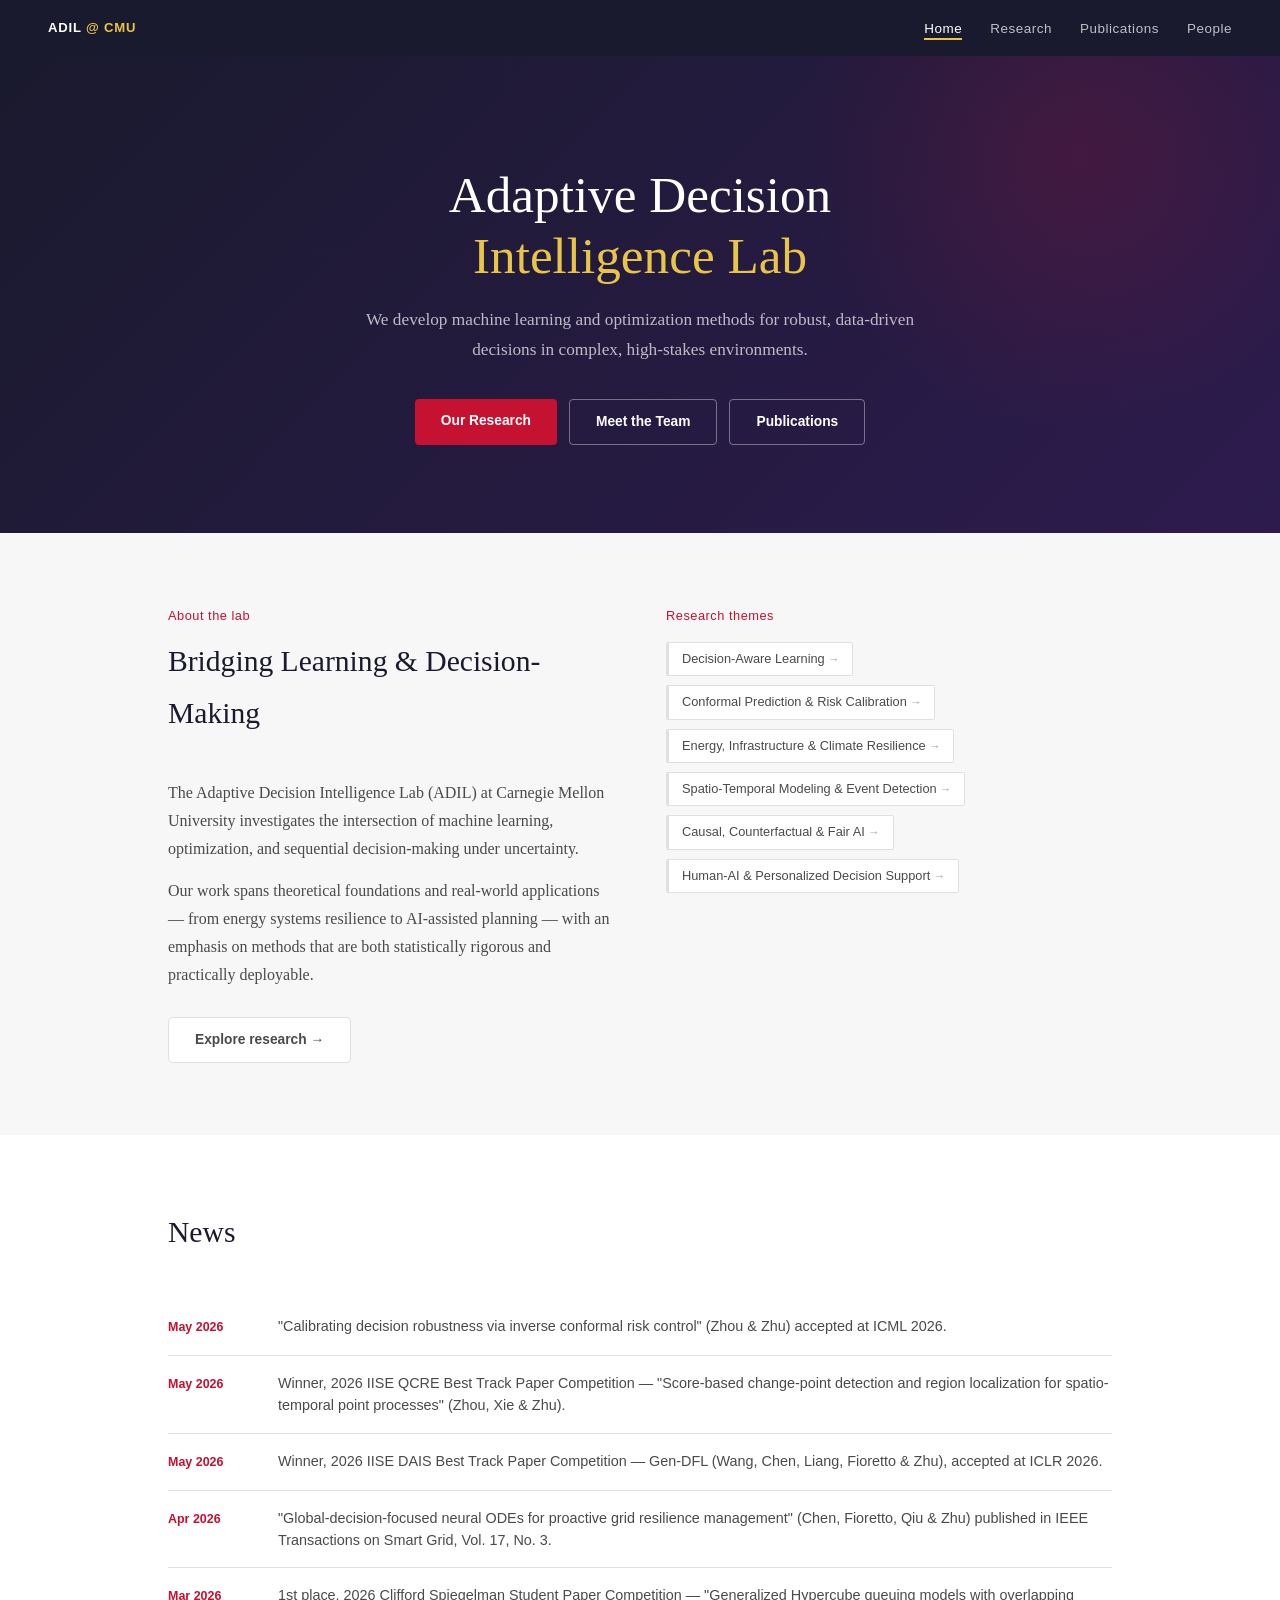
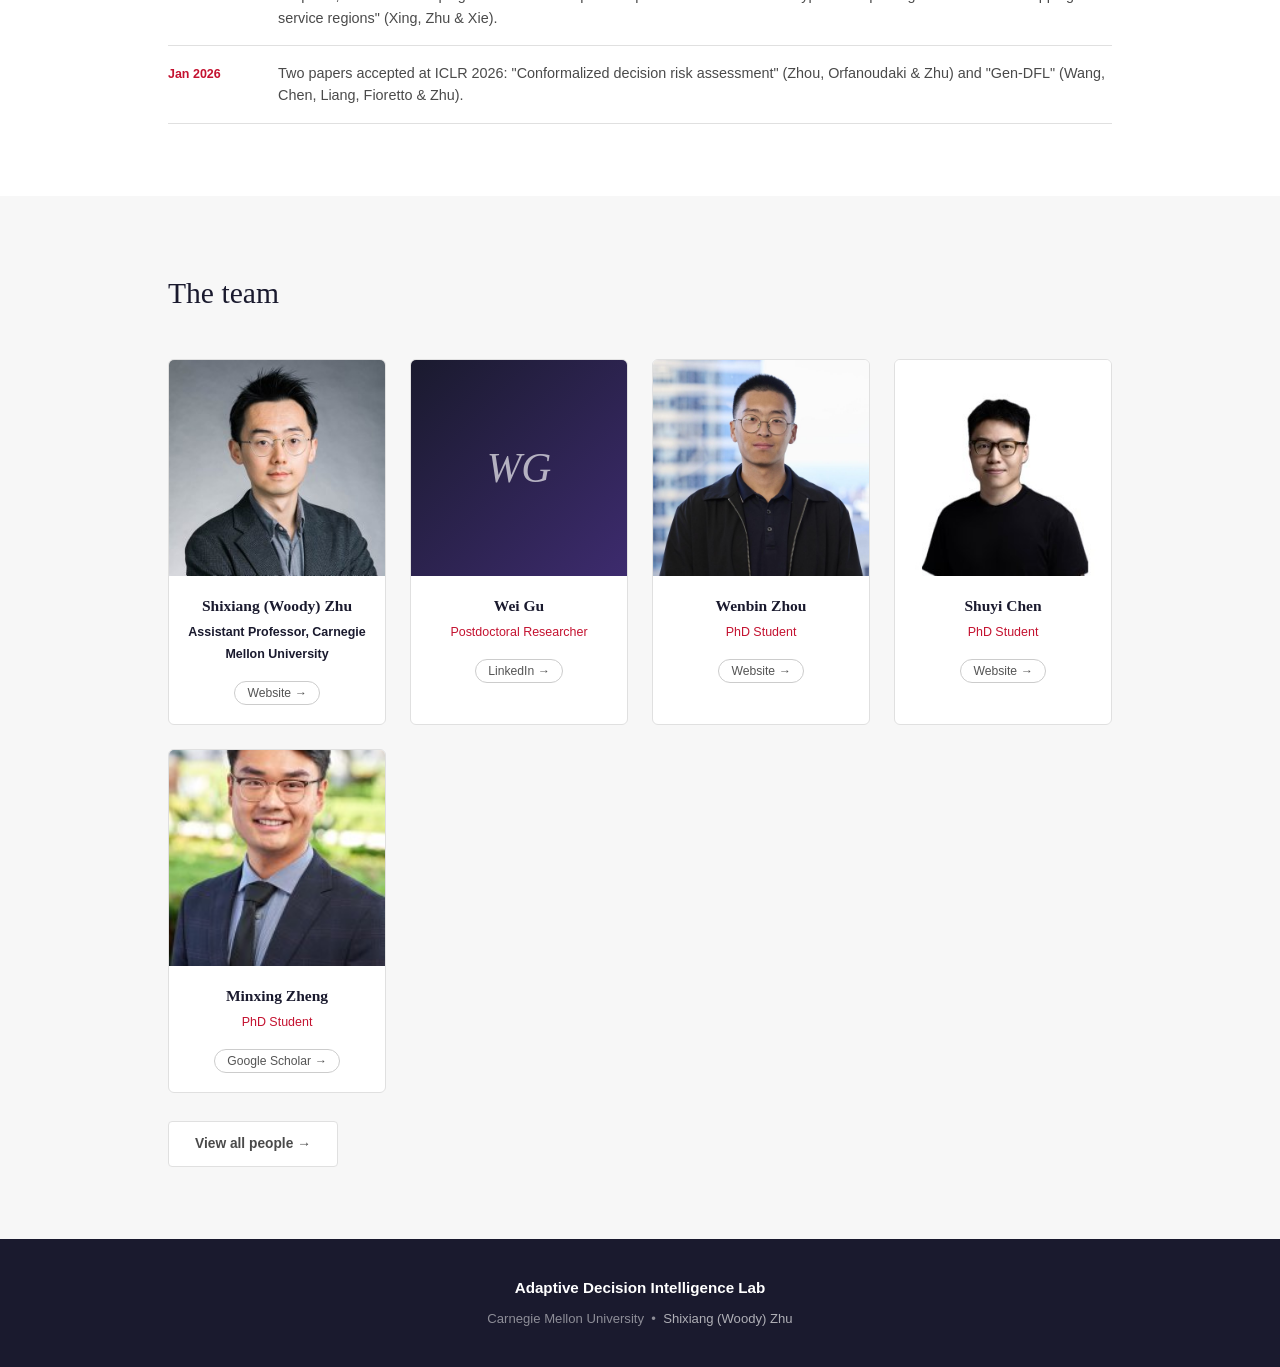
<file: index.html>
<!DOCTYPE html>
<html lang="en">
<head>
  <meta charset="utf-8">
  <meta name="viewport" content="width=device-width, initial-scale=1.0">
  <title>ADIL @ CMU — Adaptive Decision Intelligence Lab</title>
  <link rel="stylesheet" href="assets/css/style.css">
  <style>
    .hero {
      background: linear-gradient(135deg, var(--dark) 0%, #2d1b4e 100%);
      color: #fff;
      padding: 108px 48px 88px;
      text-align: center;
      position: relative;
      overflow: hidden;
    }
    .hero::before {
      content: '';
      position: absolute;
      width: 560px; height: 560px;
      border-radius: 50%;
      background: radial-gradient(circle, rgba(196,18,48,0.18) 0%, transparent 70%);
      top: -180px; right: -80px;
      pointer-events: none;
    }
    .hero h1 {
      font-size: clamp(2rem, 5vw, 3.2rem);
      font-weight: normal;
      line-height: 1.2;
      margin-bottom: 18px;
    }
    .hero h1 em { font-style: normal; color: var(--accent); }
    .hero p {
      font-size: 1.08rem;
      color: rgba(255,255,255,0.7);
      max-width: 580px;
      margin: 0 auto 34px;
    }
    .hero-btns { display: flex; gap: 12px; justify-content: center; flex-wrap: wrap; }
    .btn-hero-outline {
      border: 1.5px solid rgba(255,255,255,0.38);
      color: #fff;
      padding: 10px 26px;
      border-radius: 4px;
      font-family: 'Arial', sans-serif;
      font-size: 0.86rem;
      font-weight: 600;
      text-decoration: none;
      transition: all 0.18s;
    }
    .btn-hero-outline:hover {
      border-color: #fff;
      background: rgba(255,255,255,0.08);
      text-decoration: none;
    }
    .home-about {
      display: grid;
      grid-template-columns: 1fr 1fr;
      gap: 52px;
      align-items: start;
    }
    .tag-wrap { display: flex; flex-wrap: wrap; gap: 9px; margin-top: 10px; }
    .tag-pill-link {
      display: inline-block;
      background: #fff;
      border: 1px solid var(--border);
      border-left: 3px solid var(--border);
      padding: 5px 13px;
      font-family: 'Arial', sans-serif;
      font-size: 0.8rem;
      color: var(--gray);
      border-radius: 2px;
      text-decoration: none;
      transition: all 0.18s;
      cursor: pointer;
    }
    .tag-pill-link::after { content: " →"; font-size: 0.72rem; opacity: 0.5; }
    .tag-pill-link:hover {
      border-color: var(--dark);
      border-left-color: var(--dark);
      color: var(--dark);
      text-decoration: none;
    }
    @media (max-width: 680px) {
      .hero { padding: 72px 20px 60px; }
      .home-about { grid-template-columns: 1fr; gap: 28px; }
    }
  </style>
</head>
<body>

<nav id="main-nav"></nav>
<script src="assets/js/nav.js"></script>

<header class="hero">
  <h1>Adaptive Decision<br><em>Intelligence Lab</em></h1>
  <p>We develop machine learning and optimization methods for robust, data-driven decisions in complex, high-stakes environments.</p>
  <div class="hero-btns">
    <a class="btn btn-red" href="research.html">Our Research</a>
    <a class="btn-hero-outline" href="people.html">Meet the Team</a>
    <a class="btn-hero-outline" href="publications.html">Publications</a>
  </div>
</header>

<!-- About -->
<section class="pad bg-light">
  <div class="container">
    <div class="home-about">
      <div>
        <p class="eyebrow">About the lab</p>
        <h2 class="section-title">Bridging Learning &amp; Decision-Making</h2>
        <p style="color:var(--gray);font-size:1rem;margin-bottom:14px;">The Adaptive Decision Intelligence Lab (ADIL) at Carnegie Mellon University investigates the intersection of machine learning, optimization, and sequential decision-making under uncertainty.</p>
        <p style="color:var(--gray);font-size:1rem;">Our work spans theoretical foundations and real-world applications — from energy systems resilience to AI-assisted planning — with an emphasis on methods that are both statistically rigorous and practically deployable.</p>
        <br>
        <a class="btn btn-outline" href="research.html">Explore research &rarr;</a>
      </div>
      <div>
        <p class="eyebrow" style="margin-bottom:14px;">Research themes</p>
        <div class="tag-wrap" id="theme-tags">
          <!-- rendered by JS from RESEARCH_AREAS -->
        </div>
      </div>
    </div>
  </div>
</section>

<!-- News -->
<section class="pad">
  <div class="container">
    <h2 class="section-title">News</h2>
    <ul class="news-list" id="news-list">
      <li class="news-item"><span class="news-text" style="color:#aaa;">Loading…</span></li>
    </ul>
  </div>
</section>

<!-- Team preview -->
<section class="pad bg-light">
  <div class="container">
    <h2 class="section-title">The team</h2>
    <div class="people-grid" id="team-grid"></div>
    <br>
    <a class="btn btn-outline" href="people.html">View all people &rarr;</a>
  </div>
</section>

<footer>
  <div class="footer-name">Adaptive Decision Intelligence Lab</div>
  <p>Carnegie Mellon University &nbsp;&bull;&nbsp;
    <a href="https://www.andrew.cmu.edu/user/shixianz/" target="_blank" rel="noopener">Shixiang (Woody) Zhu</a>
  </p>
</footer>

<!-- Data -->
<script src="data/news.js"></script>
<script src="data/publications.js"></script>
<script src="data/people.js"></script>
<script>
  /* ── Research theme tags (link to research.html anchors) ── */
  const RESEARCH_AREAS = [
    { label: "Decision-Aware Learning",                       id: "decision-aware"          },
    { label: "Conformal Prediction & Risk Calibration",       id: "conformal-risk"          },
    { label: "Energy, Infrastructure & Climate Resilience",   id: "energy-resilience"       },
    { label: "Spatio-Temporal Modeling & Event Detection",    id: "spatiotemporal-detection"},
    { label: "Causal, Counterfactual & Fair AI",              id: "causal-fair"             },
    { label: "Human-AI & Personalized Decision Support",      id: "human-ai-decisions"      },
  ];

  const tagWrap = document.getElementById('theme-tags');
  RESEARCH_AREAS.forEach(area => {
    const a = document.createElement('a');
    a.className = 'tag-pill-link';
    a.href = 'research.html#' + area.id;
    a.textContent = area.label;
    tagWrap.appendChild(a);
  });

  /* ── News ── */
  function esc(s) {
    return s.replace(/&/g,'&amp;').replace(/</g,'&lt;').replace(/>/g,'&gt;').replace(/"/g,'&quot;');
  }

  const newsList = document.getElementById('news-list');
  newsList.innerHTML = '';
  NEWS.slice(0, 6).forEach(item => {
    const li = document.createElement('li');
    li.className = 'news-item';
    li.innerHTML = `<span class="news-date">${esc(item.date)}</span><span class="news-text">${esc(item.text)}</span>`;
    newsList.appendChild(li);
  });

  /* ── Team preview ── */
  const teamGrid = document.getElementById('team-grid');
  const teamMembers = [
    ...(PEOPLE.faculty      || []).map(p => ({ ...p, _section: 'faculty' })),
    ...(PEOPLE.postdocs     || []).map(p => ({ ...p, _section: 'postdoc' })),
    ...(PEOPLE.phd_students || []).map(p => ({ ...p, _section: 'phd' })),
  ];
  teamMembers.forEach(person => {
    const isPi = person._section === 'faculty';
    const avatarContent = person.photo
      ? `<img src="${esc(person.photo)}" alt="${esc(person.name)}">`
      : esc(person.initials);
    const firstLink = (person.links || [])[0];
    const linkHtml = firstLink
      ? `<a class="person-link" href="${esc(firstLink.url)}" target="_blank" rel="noopener">${esc(firstLink.label)} &rarr;</a>`
      : '';
    const card = document.createElement('div');
    card.className = isPi ? 'person-card pi' : 'person-card';
    card.innerHTML = `
      <div class="person-avatar">${avatarContent}</div>
      <div class="person-body">
        <div class="person-name">${esc(person.name)}</div>
        <div class="person-role">${esc(person.role)}</div>
        ${linkHtml}
      </div>`;
    teamGrid.appendChild(card);
  });
</script>

</body>
</html>
</file>
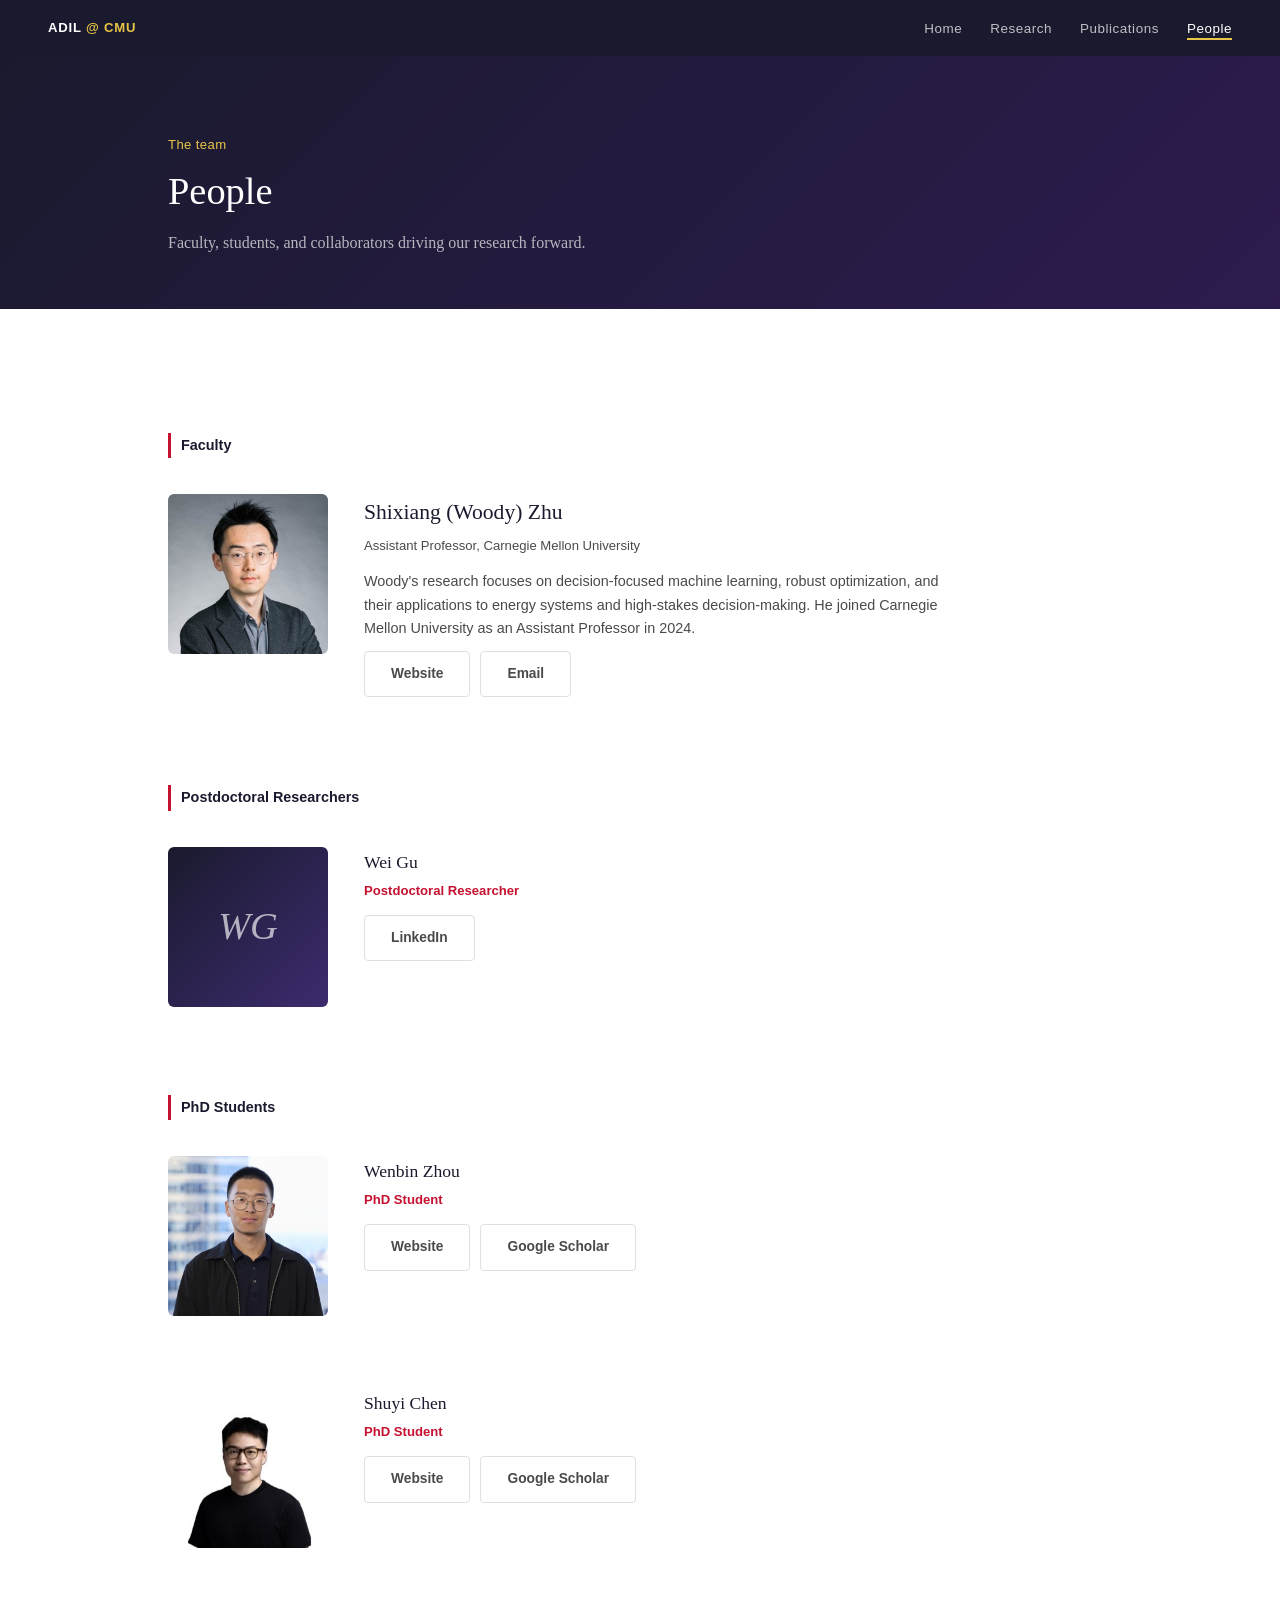
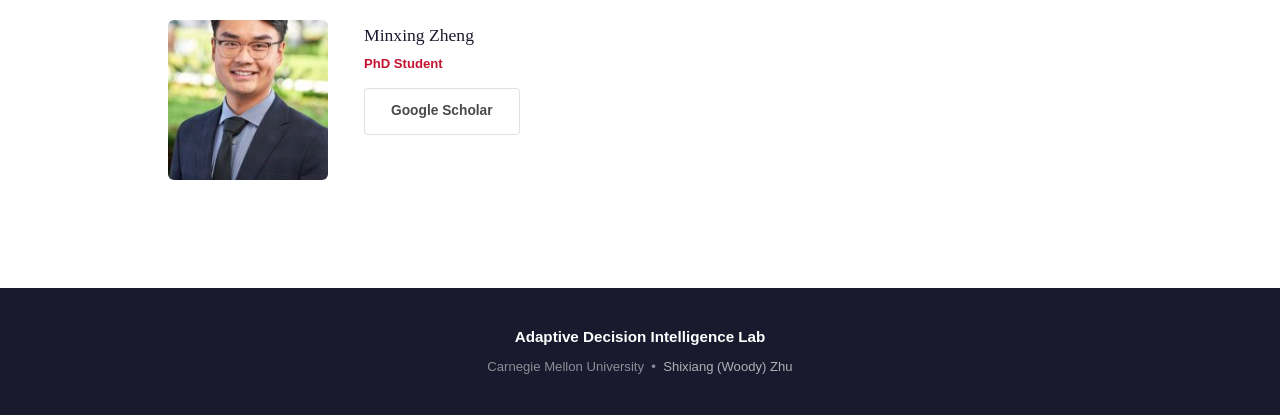
<file: people.html>
<!DOCTYPE html>
<html lang="en">
<head>
  <meta charset="utf-8">
  <meta name="viewport" content="width=device-width, initial-scale=1.0">
  <title>People — ADIL @ CMU</title>
  <link rel="stylesheet" href="assets/css/style.css">
  <style>
    .member-row {
      display: grid;
      grid-template-columns: 160px 1fr;
      gap: 36px;
      align-items: start;
      padding: 36px 0;
    }

    .member-avatar {
      width: 100%;
      aspect-ratio: 1;
      border-radius: 6px;
      display: flex;
      align-items: center;
      justify-content: center;
      font-size: 2.4rem;
      font-family: 'Georgia', serif;
      font-style: italic;
      color: rgba(255,255,255,0.65);
      background: linear-gradient(135deg, var(--dark) 0%, #3d2b6e 100%);
      overflow: hidden;
    }
    .member-avatar img {
      width: 100%;
      height: 100%;
      object-fit: cover;
      display: block;
    }
    .member-row.faculty .member-avatar {
      background: linear-gradient(135deg, var(--red) 0%, #7d0c1e 100%);
    }

    .member-info h2 {
      font-size: 1.35rem;
      font-weight: normal;
      color: var(--dark);
      margin-bottom: 3px;
    }
    .member-info h3 {
      font-size: 1.1rem;
      font-weight: normal;
      color: var(--dark);
      margin-bottom: 3px;
    }
    .member-role {
      font-family: 'Arial', sans-serif;
      font-size: 0.82rem;
      color: var(--red);
      font-weight: 600;
      margin-bottom: 12px;
    }
    .member-row.faculty .member-role {
      color: var(--gray);
      font-weight: 400;
    }
    .member-info p {
      font-family: 'Arial', sans-serif;
      font-size: 0.9rem;
      color: var(--gray);
      line-height: 1.65;
      max-width: 580px;
      margin-bottom: 10px;
    }
    .member-links { display: flex; gap: 10px; flex-wrap: wrap; margin-top: 4px; }

    .section-divider {
      font-family: 'Arial', sans-serif;
      font-size: 0.9rem;
      font-weight: 700;
      color: var(--dark);
      border-left: 3px solid var(--red);
      padding-left: 10px;
      margin: 52px 0 0;
    }

    @media (max-width: 600px) {
      .member-row { grid-template-columns: 1fr; gap: 16px; }
      .member-avatar { width: 90px; height: 90px; font-size: 1.8rem; }
    }
  </style>
</head>
<body>

<nav id="main-nav"></nav>
<script src="assets/js/nav.js"></script>

<div class="page-hero">
  <div class="container">
    <p class="eyebrow">The team</p>
    <h1>People</h1>
    <p>Faculty, students, and collaborators driving our research forward.</p>
  </div>
</div>

<section class="pad">
  <div class="container" id="people-root">
    <!-- rendered by JS -->
  </div>
</section>

<footer>
  <div class="footer-name">Adaptive Decision Intelligence Lab</div>
  <p>Carnegie Mellon University &nbsp;&bull;&nbsp;
    <a href="https://www.andrew.cmu.edu/user/shixianz/" target="_blank" rel="noopener">Shixiang (Woody) Zhu</a>
  </p>
</footer>

<script src="data/people.js"></script>
<script>
  function esc(s) {
    return s.replace(/&/g,'&amp;').replace(/</g,'&lt;').replace(/>/g,'&gt;').replace(/"/g,'&quot;');
  }

  function renderSection(people, label, cssClass) {
    if (!people || people.length === 0) return;
    const root = document.getElementById('people-root');

    const divider = document.createElement('div');
    divider.className = 'section-divider';
    divider.textContent = label;
    root.appendChild(divider);

    people.forEach(person => {
      const row = document.createElement('div');
      row.className = `member-row ${cssClass}`;

      const isPrimary = cssClass === 'faculty';
      const nameTag = isPrimary ? 'h2' : 'h3';

      const linkBtns = (person.links || []).map(l =>
        `<a class="btn btn-outline" href="${esc(l.url)}" target="_blank" rel="noopener">${esc(l.label)}</a>`
      ).join('');

      const bioHtml = person.bio
        ? `<p>${esc(person.bio)}</p>`
        : '';

      const avatarContent = person.photo
        ? `<img src="${esc(person.photo)}" alt="${esc(person.name)}">`
        : esc(person.initials);

      row.innerHTML = `
        <div class="member-avatar">${avatarContent}</div>
        <div class="member-info">
          <${nameTag}>${esc(person.name)}</${nameTag}>
          <div class="member-role">${esc(person.role)}</div>
          ${bioHtml}
          <div class="member-links">${linkBtns}</div>
        </div>`;

      root.appendChild(row);
    });
  }

  renderSection(PEOPLE.faculty,      'Faculty',               'faculty');
  renderSection(PEOPLE.postdocs,     'Postdoctoral Researchers', 'postdoc');
  renderSection(PEOPLE.phd_students, 'PhD Students',          'phd');
  renderSection(PEOPLE.alumni,       'Alumni',                'alumni');
</script>

</body>
</html>
</file>
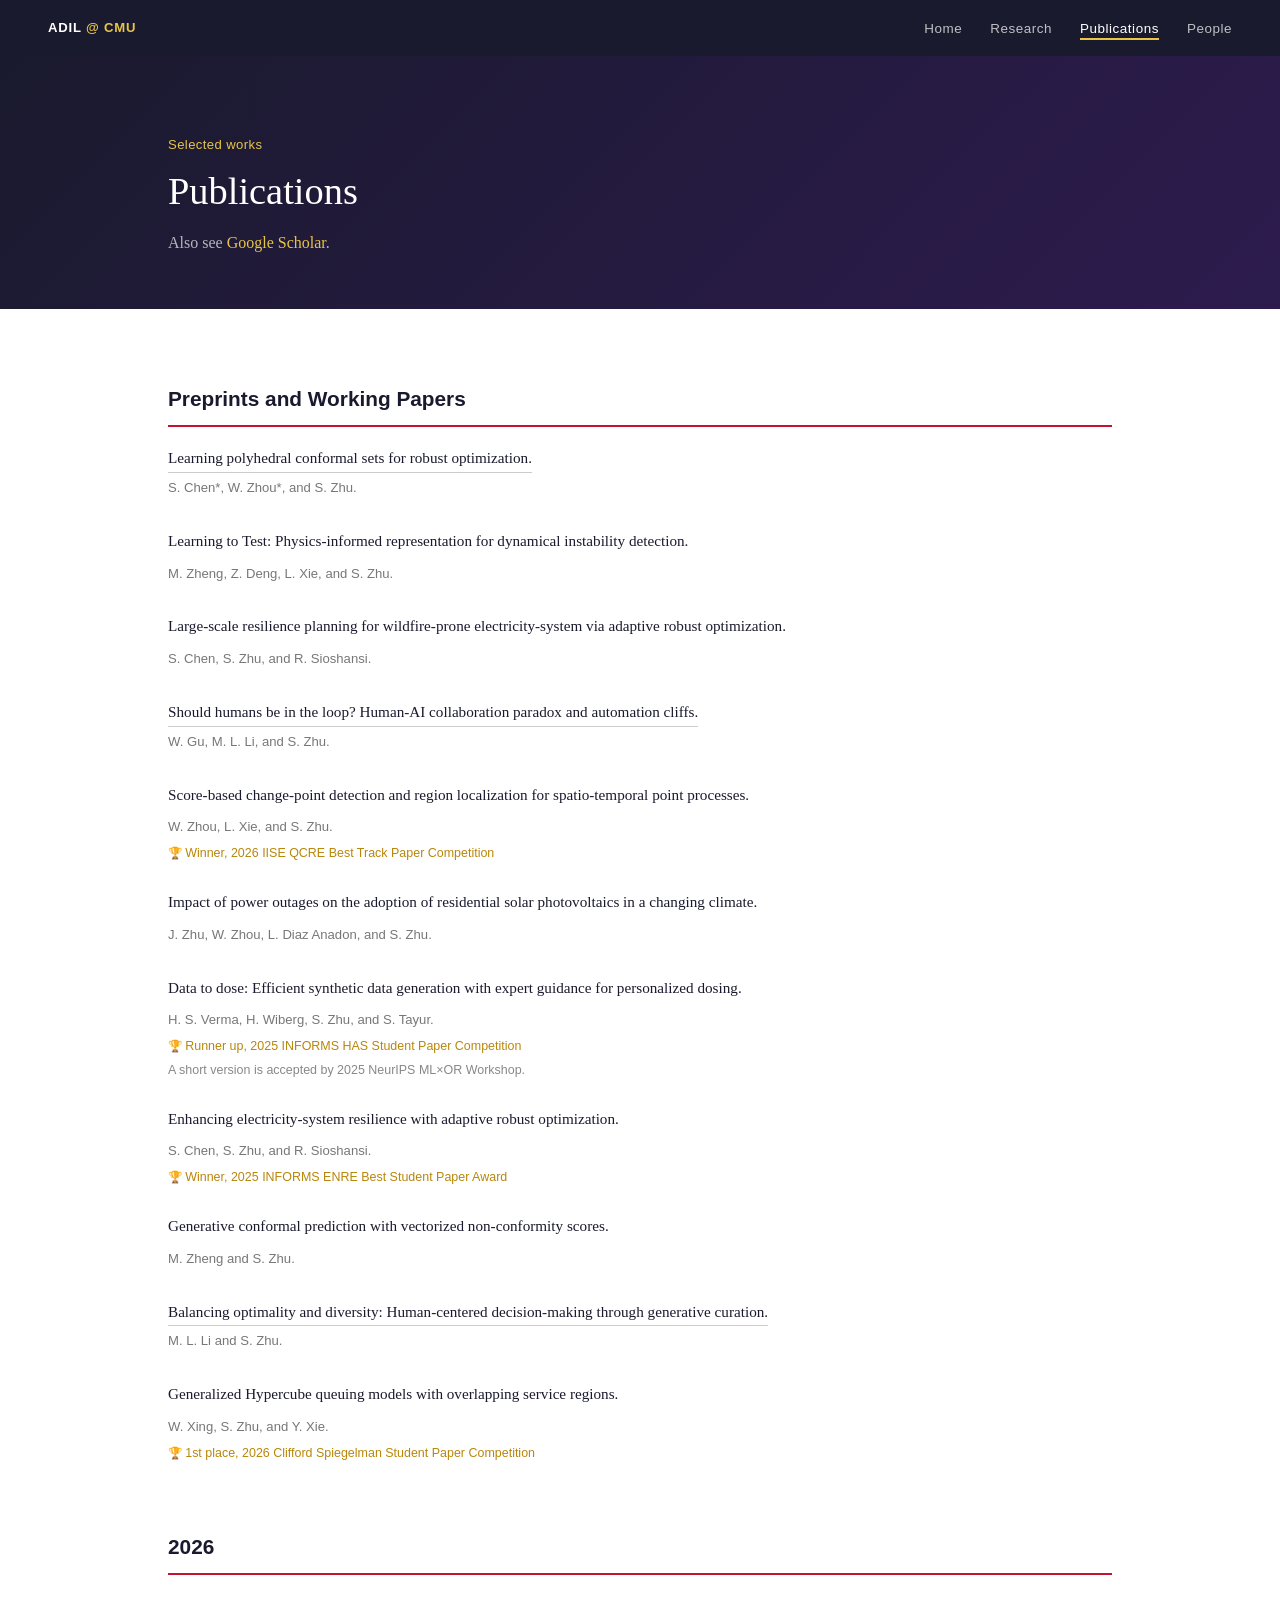
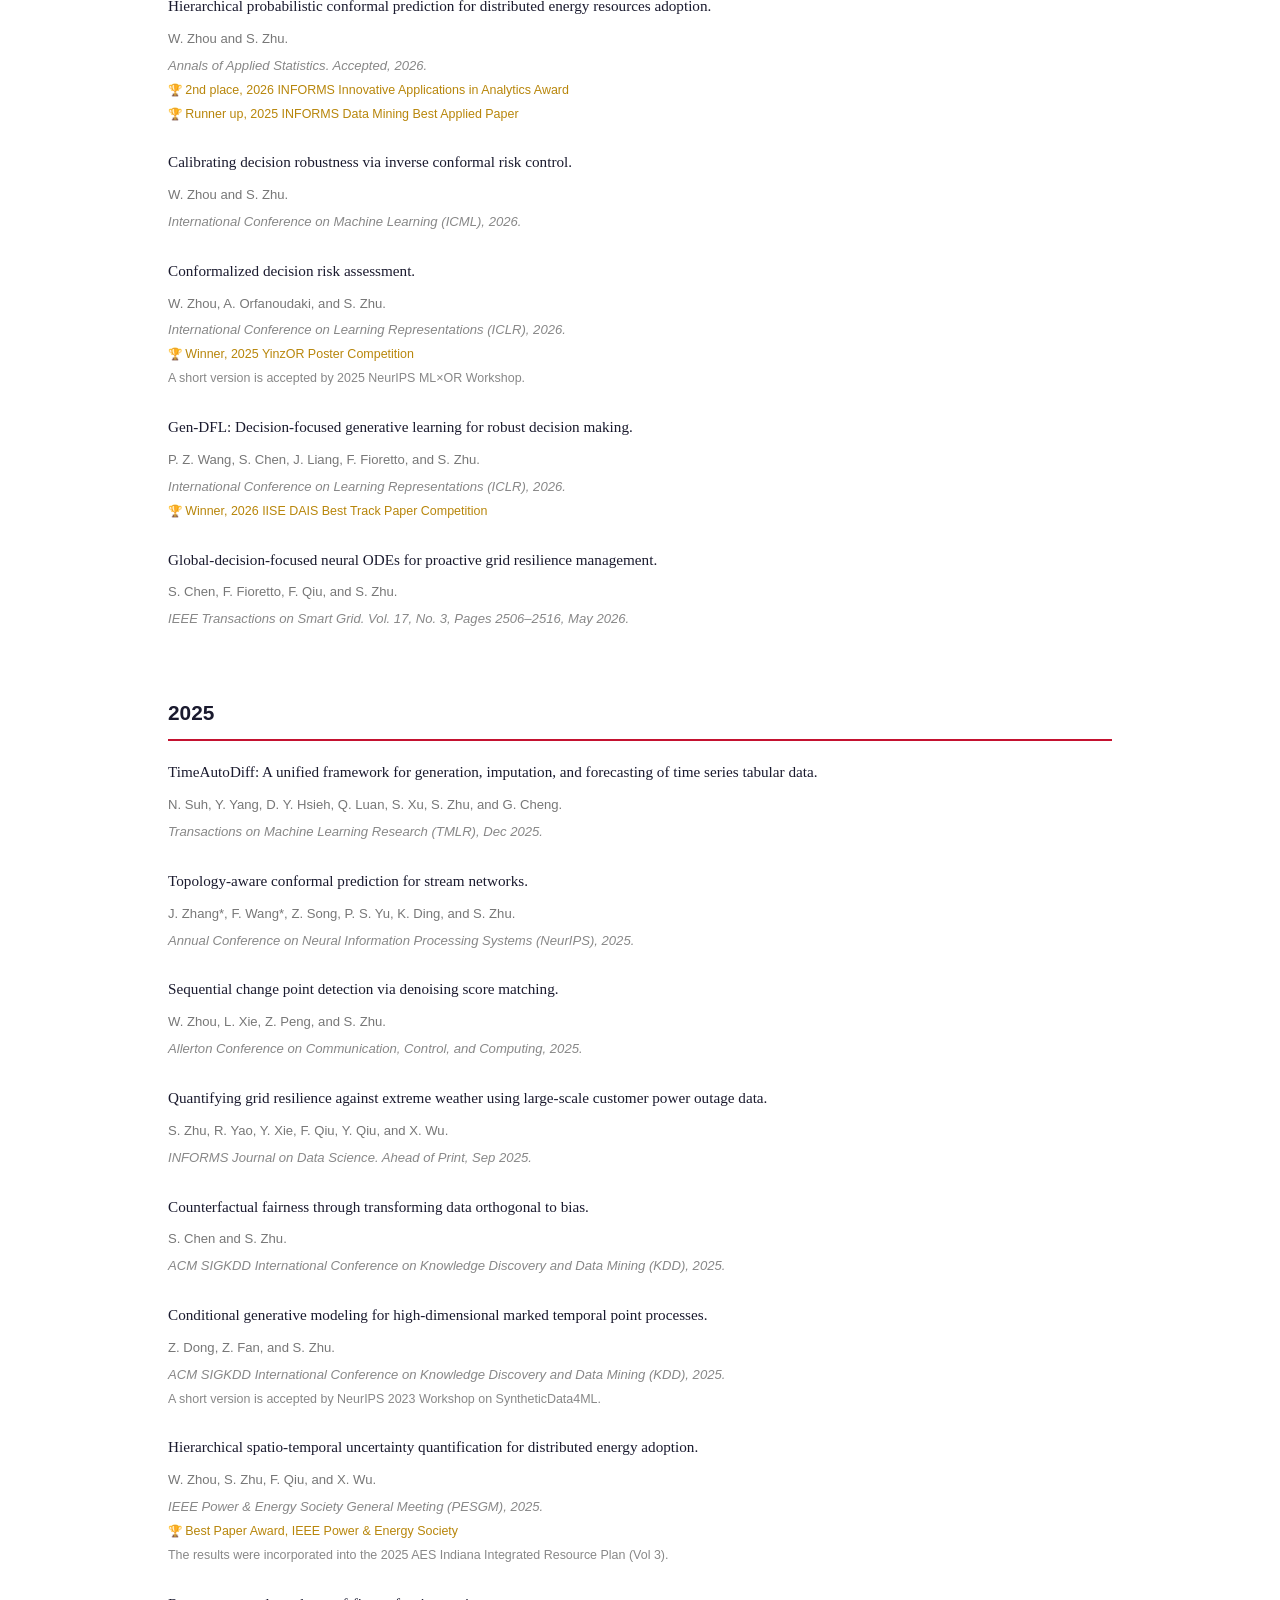
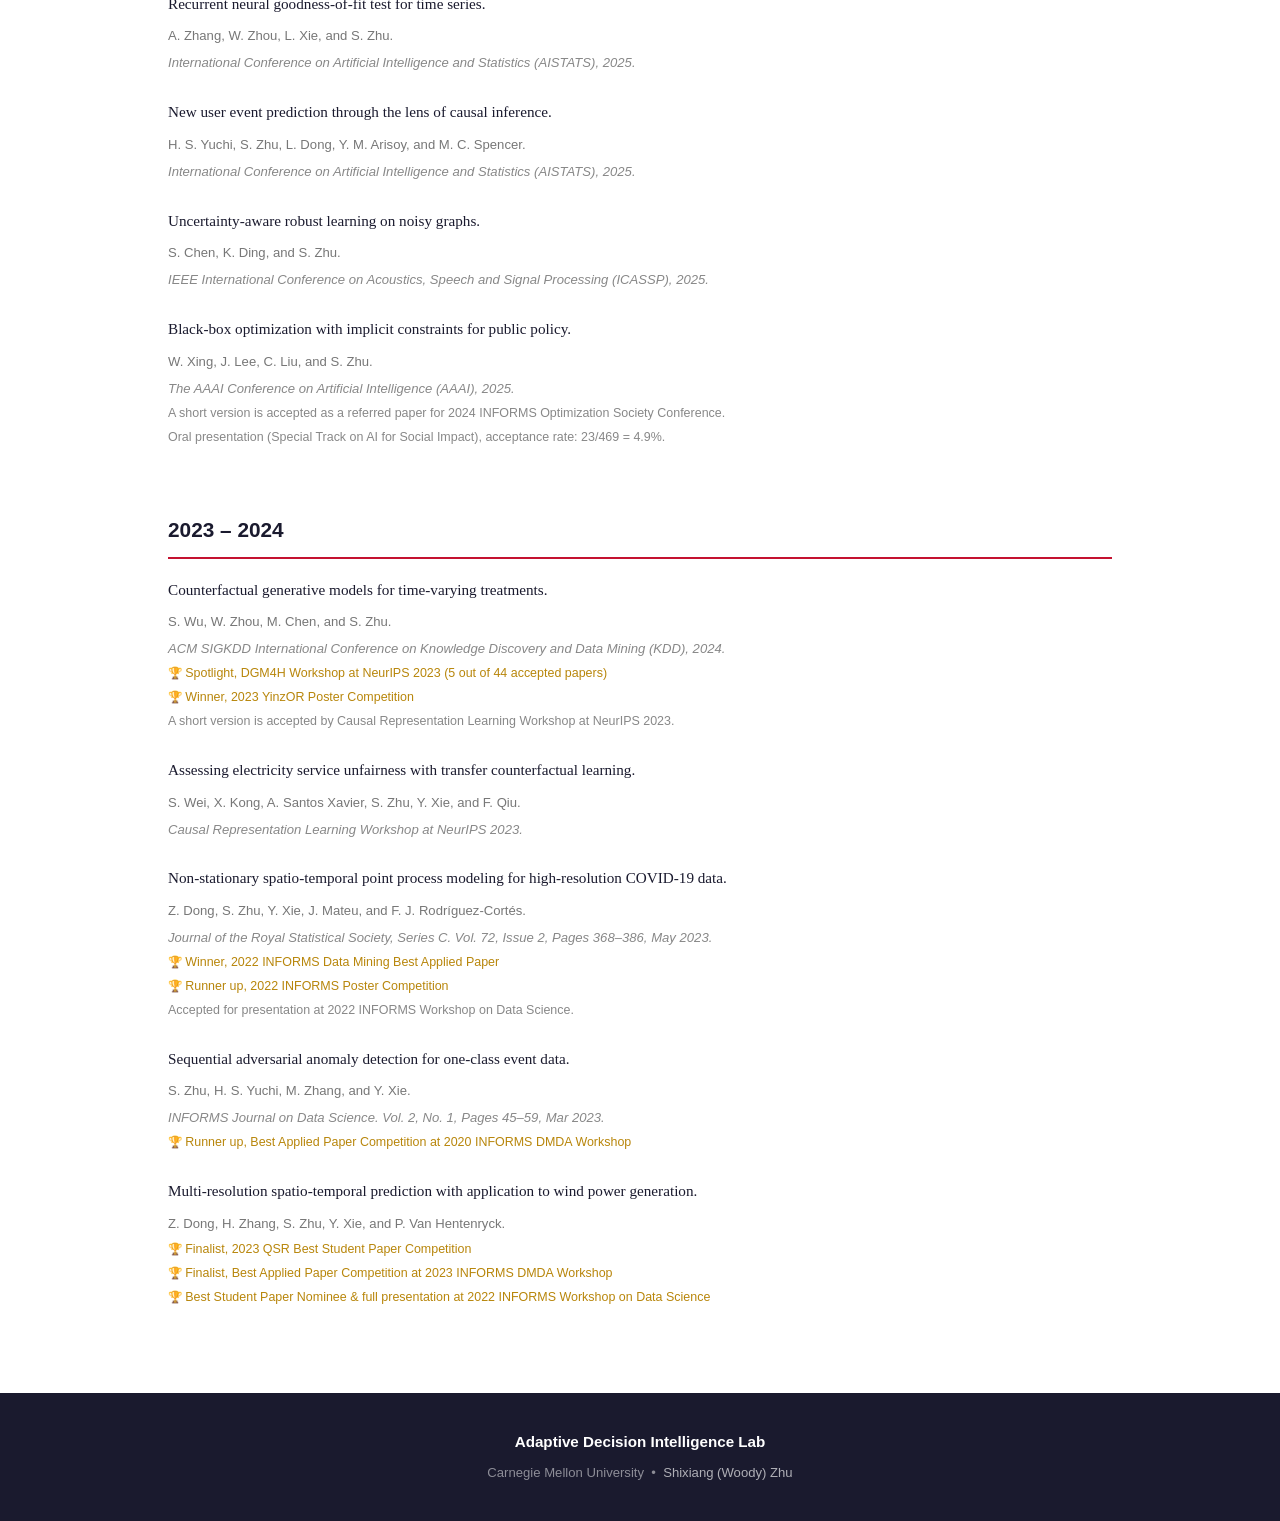
<file: publications.html>
<!DOCTYPE html>
<html lang="en">
<head>
  <meta charset="utf-8">
  <meta name="viewport" content="width=device-width, initial-scale=1.0">
  <title>Publications — ADIL @ CMU</title>
  <link rel="stylesheet" href="assets/css/style.css">
  <style>
    .year-header {
      font-family: 'Arial', sans-serif;
      font-size: 1.3rem;
      font-weight: 700;
      color: var(--dark);
      border-bottom: 2px solid var(--red);
      padding-bottom: 8px;
      margin: 52px 0 6px;
    }
    .year-header:first-child { margin-top: 0; }

    .pub-list { list-style: none; }

    .pub-item { padding: 12px 0; display: block; border-bottom: none; }

    .pub-title-row {
      display: flex;
      flex-wrap: wrap;
      align-items: baseline;
      gap: 6px;
      margin-bottom: 4px;
    }
    .pub-title {
      font-size: 0.95rem;
      color: var(--dark);
    }
    .pub-title-link {
      font-size: 0.95rem;
      color: var(--dark);
      text-decoration: none;
      border-bottom: 1px solid #ccc;
      transition: color 0.15s, border-color 0.15s;
    }
    .pub-title-link:hover { color: var(--red); border-bottom-color: var(--red); }

    .pub-links { display: inline-flex; gap: 5px; }
    .pub-tag {
      font-family: 'Arial', sans-serif;
      font-size: 0.7rem;
      padding: 1px 8px;
      border-radius: 20px;
      border: 1px solid #ccc;
      color: #555;
      text-decoration: none;
      transition: all 0.15s;
      white-space: nowrap;
    }
    .pub-tag:hover { border-color: var(--red); color: var(--red); text-decoration: none; }
    .pub-tag.pdf   { background: var(--red); border-color: var(--red); color: #fff; }
    .pub-tag.pdf:hover { background: #a30f28; }

    .pub-authors {
      display: block;
      font-family: 'Arial', sans-serif;
      font-size: 0.82rem;
      color: #777;
    }
    .pub-venue {
      display: block;
      font-family: 'Arial', sans-serif;
      font-size: 0.82rem;
      color: #888;
      font-style: italic;
    }
    .pub-award {
      display: block;
      font-family: 'Arial', sans-serif;
      font-size: 0.78rem;
      color: #b8860b;
      margin-top: 2px;
    }
    .pub-award::before { content: "🏆 "; font-size: 0.72rem; }
    .pub-note {
      display: block;
      font-family: 'Arial', sans-serif;
      font-size: 0.78rem;
      color: #888;
      margin-top: 2px;
    }

    #pub-root .loading {
      font-family: 'Arial', sans-serif;
      color: #999;
      padding: 40px 0;
    }
  </style>
</head>
<body>

<nav id="main-nav"></nav>
<script src="assets/js/nav.js"></script>

<div class="page-hero">
  <div class="container">
    <p class="eyebrow">Selected works</p>
    <h1>Publications</h1>
    <p>Also see
      <a href="https://scholar.google.com/citations?user=v6_Gv6IAAAAJ&hl=en"
         target="_blank" rel="noopener" style="color:var(--accent);">Google Scholar</a>.
    </p>
  </div>
</div>

<section class="pad">
  <div class="container">
    <div id="pub-root"><p class="loading">Loading…</p></div>
  </div>
</section>

<footer>
  <div class="footer-name">Adaptive Decision Intelligence Lab</div>
  <p>Carnegie Mellon University &nbsp;&bull;&nbsp;
    <a href="https://www.andrew.cmu.edu/user/shixianz/" target="_blank" rel="noopener">Shixiang (Woody) Zhu</a>
  </p>
</footer>

<script src="data/publications.js"></script>
<script>
  function esc(str) {
    return str
      .replace(/&/g, '&amp;')
      .replace(/</g, '&lt;')
      .replace(/>/g, '&gt;')
      .replace(/"/g, '&quot;');
  }

  function render() {
    const root = document.getElementById('pub-root');
    root.innerHTML = '';

    PUBLICATIONS.sections.forEach((section, si) => {
      const h = document.createElement('h2');
      h.className = 'year-header';
      h.textContent = section.label;
      root.appendChild(h);

      const ul = document.createElement('ul');
      ul.className = 'pub-list';

      section.papers.forEach(p => {
        const li = document.createElement('li');
        li.className = 'pub-item';

        const realLinks = (p.links || []).filter(l => l.url && l.url !== '#');
        const PREF = ['arxiv', 'ssrn', 'pdf'];
        const titleLink = realLinks.find(l => PREF.includes(l.label.toLowerCase())) || realLinks[0] || null;
        const titleHtml = titleLink
          ? `<a class="pub-title-link" href="${esc(titleLink.url)}" target="_blank" rel="noopener">${esc(p.title)}</a>`
          : `<span class="pub-title">${esc(p.title)}</span>`;
        const extraLinks = realLinks.filter(l => l !== titleLink).map(l => {
          const cls = l.label === 'PDF' ? 'pub-tag pdf' : 'pub-tag';
          return `<a class="${cls}" href="${esc(l.url)}" target="_blank" rel="noopener">${esc(l.label)}</a>`;
        }).join('');

        let html = `<div class="pub-title-row">
          ${titleHtml}
          ${extraLinks ? `<span class="pub-links">${extraLinks}</span>` : ''}
        </div>`;
        html += `<div class="pub-authors">${esc(p.authors)}</div>`;
        if (p.venue) html += `<div class="pub-venue">${esc(p.venue)}</div>`;
        (p.awards || []).forEach(a => { html += `<div class="pub-award">${esc(a)}</div>`; });
        (p.notes  || []).forEach(n => { html += `<div class="pub-note">${esc(n)}</div>`; });

        li.innerHTML = html;
        ul.appendChild(li);
      });

      root.appendChild(ul);
    });
  }

  render();
</script>

</body>
</html>
</file>
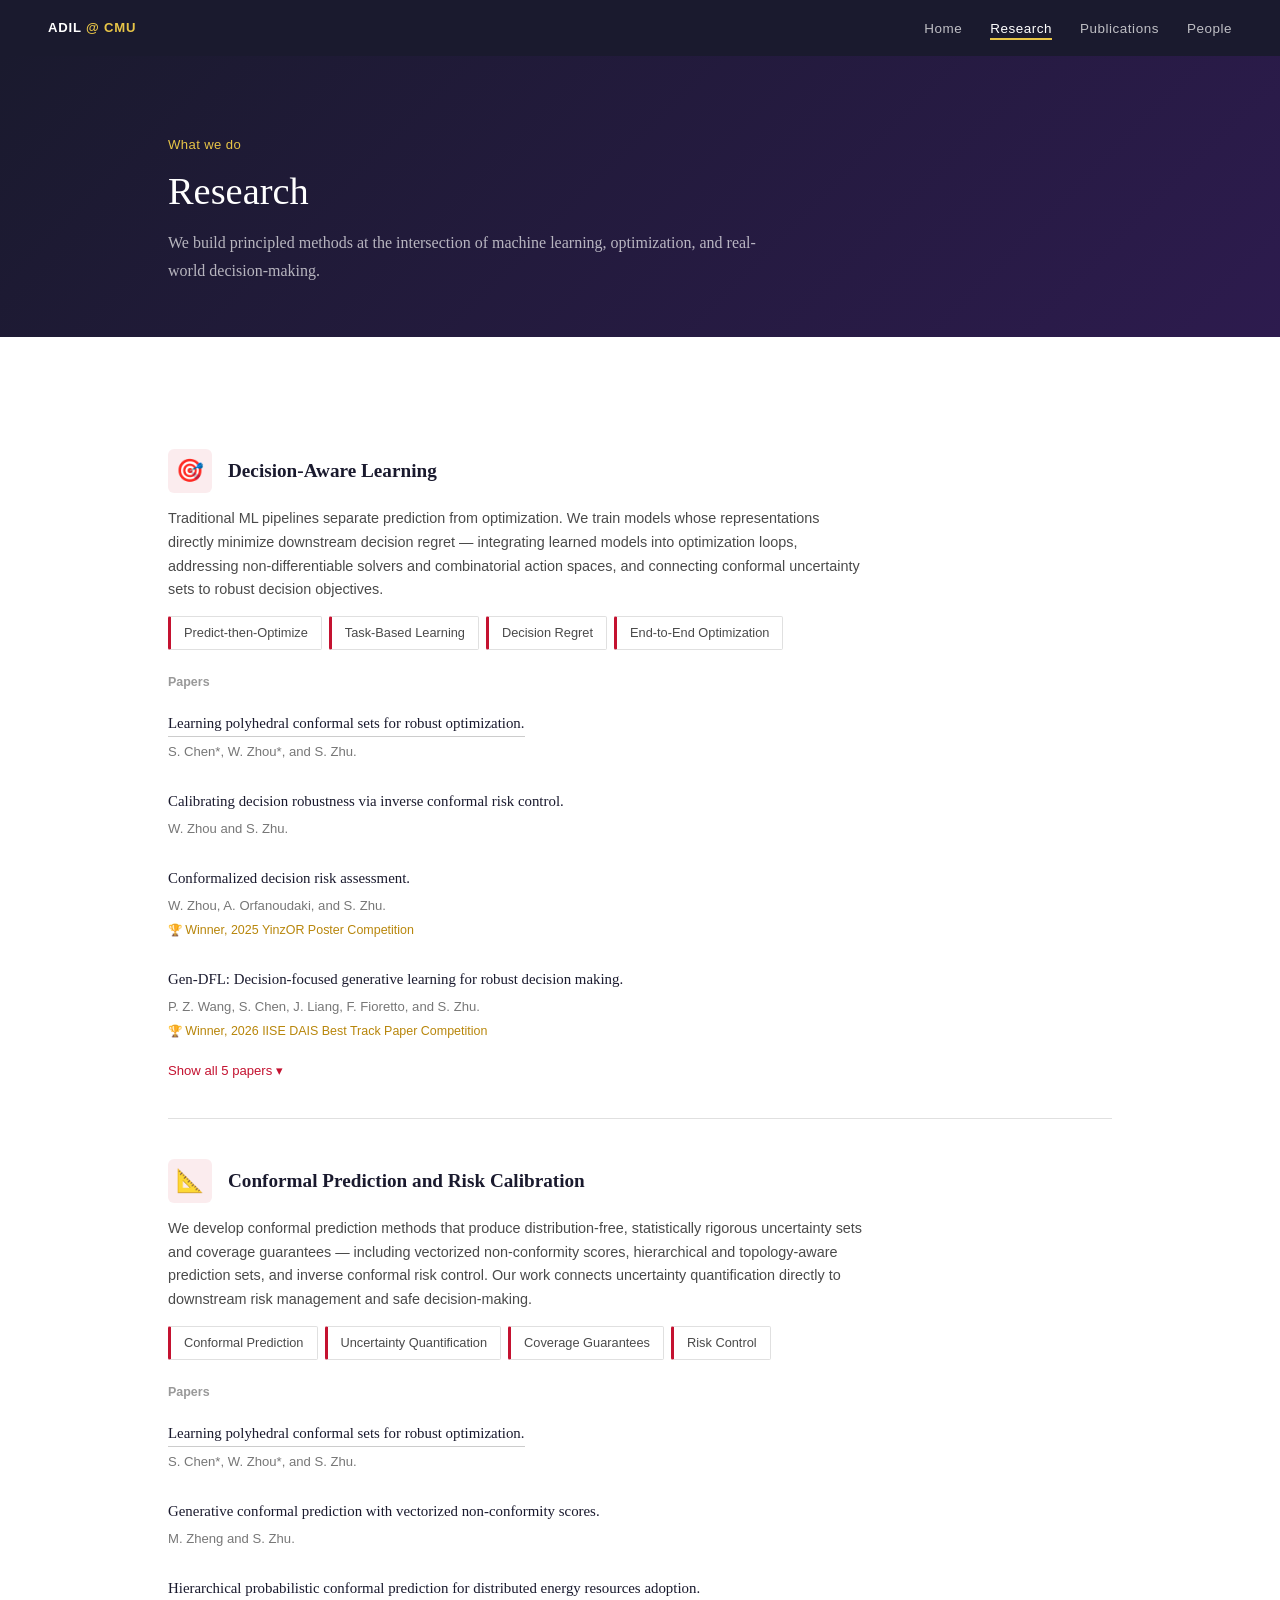
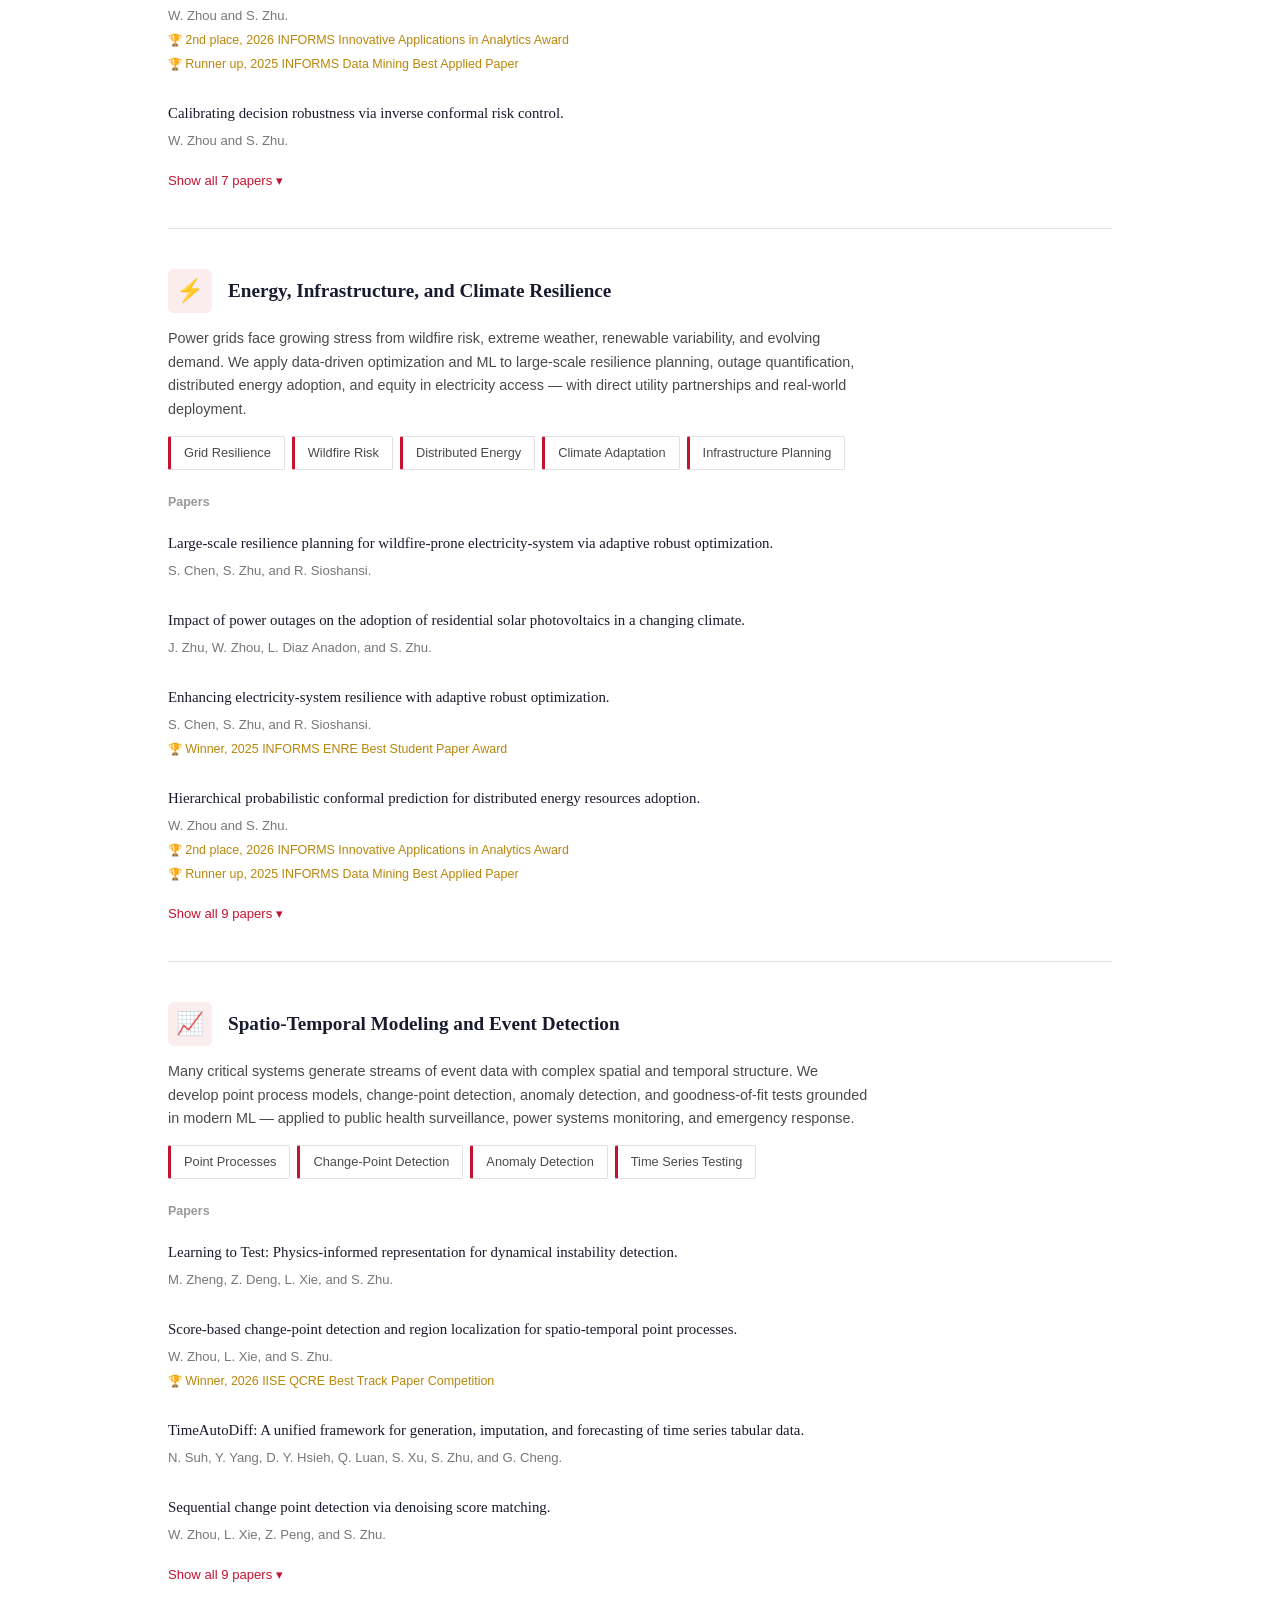
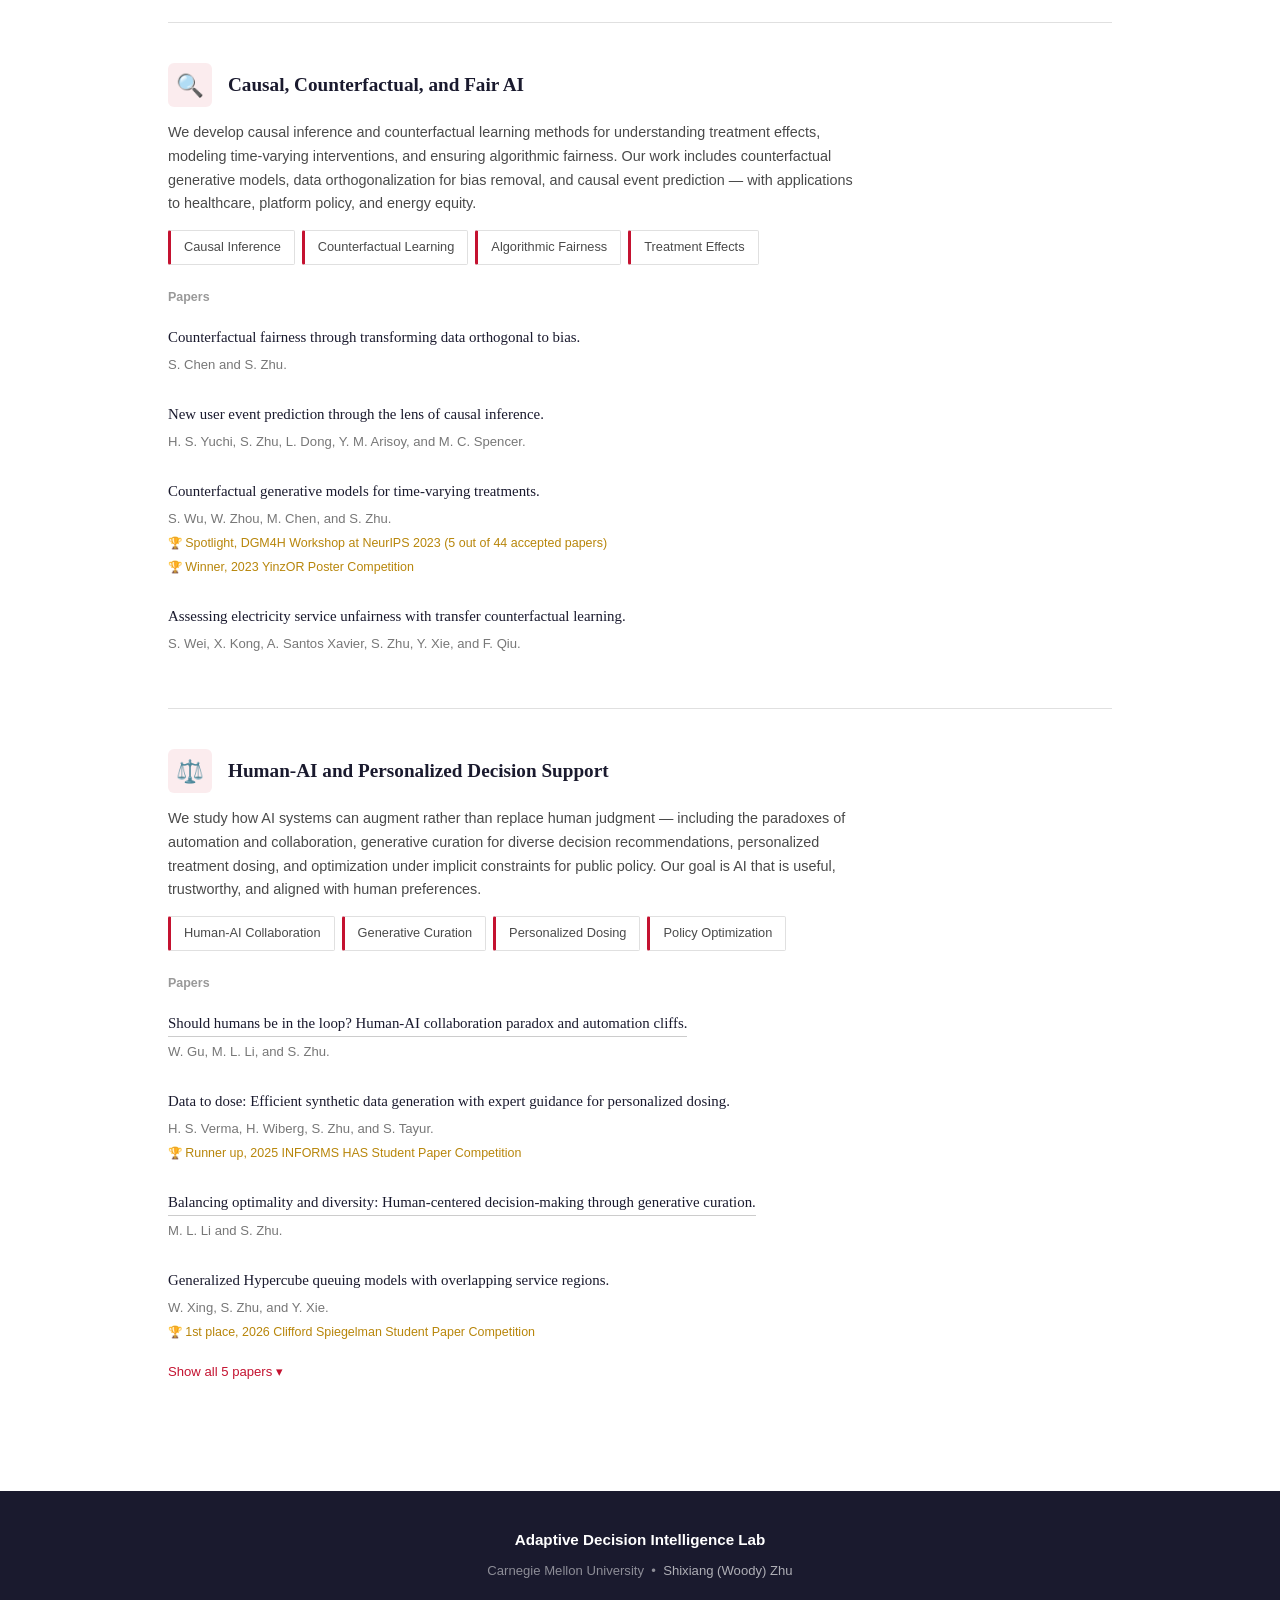
<file: research.html>
<!DOCTYPE html>
<html lang="en">
<head>
  <meta charset="utf-8">
  <meta name="viewport" content="width=device-width, initial-scale=1.0">
  <title>Research — ADIL @ CMU</title>
  <link rel="stylesheet" href="assets/css/style.css">
  <style>
    .research-area {
      padding: 40px 0;
      border-bottom: 1px solid var(--border);
    }
    .research-area:last-child { border-bottom: none; }

    .area-header {
      display: flex;
      align-items: center;
      gap: 16px;
      margin-bottom: 14px;
    }
    .area-icon {
      width: 44px; height: 44px; flex-shrink: 0;
      background: rgba(196,18,48,0.08);
      border-radius: 6px;
      display: flex; align-items: center; justify-content: center;
      font-size: 1.4rem;
    }
    .area-header h3 {
      font-size: 1.2rem;
      color: var(--dark);
    }

    .area-desc {
      font-family: 'Arial', sans-serif;
      font-size: 0.9rem;
      color: var(--gray);
      line-height: 1.65;
      max-width: 700px;
      margin-bottom: 14px;
    }

    .area-tags { display: flex; flex-wrap: wrap; gap: 7px; margin-bottom: 22px; }

    /* Paper list under each area */
    .area-papers { list-style: none; margin-top: 4px; }

    .area-paper-item { padding: 12px 0; }

    .area-paper-title-row {
      display: flex;
      flex-wrap: wrap;
      align-items: baseline;
      gap: 6px;
      margin-bottom: 4px;
    }
    .area-paper-title {
      font-size: 0.93rem;
      color: var(--dark);
    }
    .area-paper-title-link {
      font-size: 0.93rem;
      color: var(--dark);
      text-decoration: none;
      border-bottom: 1px solid #ccc;
      transition: color 0.15s, border-color 0.15s;
    }
    .area-paper-title-link:hover {
      color: var(--red);
      border-bottom-color: var(--red);
    }
    .area-paper-authors {
      font-family: 'Arial', sans-serif;
      font-size: 0.82rem;
      color: #777;
      display: block;
    }
    .area-paper-award {
      font-family: 'Arial', sans-serif;
      font-size: 0.78rem;
      color: #b8860b;
      margin-top: 2px;
    }
    .area-paper-award::before { content: "🏆 "; font-size: 0.72rem; }
    .area-paper-links { display: inline-flex; gap: 5px; vertical-align: middle; }
    .area-paper-tag {
      font-family: 'Arial', sans-serif;
      font-size: 0.7rem;
      padding: 1px 8px;
      border-radius: 20px;
      border: 1px solid #ccc;
      color: #555;
      text-decoration: none;
      transition: all 0.15s;
    }
    .area-paper-tag:hover { border-color: var(--red); color: var(--red); text-decoration: none; }

    .papers-label {
      font-family: 'Arial', sans-serif;
      font-size: 0.78rem;
      font-weight: 700;
      color: #999;
      margin-bottom: 4px;
    }

    .area-paper-extra { display: none; }
    .area-paper-extra.visible { display: list-item; }

    .expand-btn {
      font-family: 'Arial', sans-serif;
      font-size: 0.82rem;
      color: var(--red);
      background: none;
      border: none;
      padding: 8px 0 0;
      cursor: pointer;
      display: block;
    }
    .expand-btn:hover { text-decoration: underline; }
  </style>
</head>
<body>

<nav id="main-nav"></nav>
<script src="assets/js/nav.js"></script>

<div class="page-hero">
  <div class="container">
    <p class="eyebrow">What we do</p>
    <h1>Research</h1>
    <p>We build principled methods at the intersection of machine learning, optimization, and real-world decision-making.</p>
  </div>
</div>

<section class="pad">
  <div class="container" id="research-root">
    <!-- rendered by JS -->
  </div>
</section>

<footer>
  <div class="footer-name">Adaptive Decision Intelligence Lab</div>
  <p>Carnegie Mellon University &nbsp;&bull;&nbsp;
    <a href="https://www.andrew.cmu.edu/user/shixianz/" target="_blank" rel="noopener">Shixiang (Woody) Zhu</a>
  </p>
</footer>

<script src="data/publications.js"></script>
<script>
  /* ── Research area definitions ──────────────────────────────────────
   * categories: which PUBLICATIONS category keys count for this area.
   * icon, title, description, tags: static display content.
   * ------------------------------------------------------------------ */
  const AREAS = [
    {
      id: "decision-aware",
      icon: "🎯",
      title: "Decision-Aware Learning",
      description: "Traditional ML pipelines separate prediction from optimization. We train models whose representations directly minimize downstream decision regret — integrating learned models into optimization loops, addressing non-differentiable solvers and combinatorial action spaces, and connecting conformal uncertainty sets to robust decision objectives.",
      tags: ["Predict-then-Optimize", "Task-Based Learning", "Decision Regret", "End-to-End Optimization"],
      categories: ["decision-aware"]
    },
    {
      id: "conformal-risk",
      icon: "📐",
      title: "Conformal Prediction and Risk Calibration",
      description: "We develop conformal prediction methods that produce distribution-free, statistically rigorous uncertainty sets and coverage guarantees — including vectorized non-conformity scores, hierarchical and topology-aware prediction sets, and inverse conformal risk control. Our work connects uncertainty quantification directly to downstream risk management and safe decision-making.",
      tags: ["Conformal Prediction", "Uncertainty Quantification", "Coverage Guarantees", "Risk Control"],
      categories: ["conformal-risk"]
    },
    {
      id: "energy-resilience",
      icon: "⚡",
      title: "Energy, Infrastructure, and Climate Resilience",
      description: "Power grids face growing stress from wildfire risk, extreme weather, renewable variability, and evolving demand. We apply data-driven optimization and ML to large-scale resilience planning, outage quantification, distributed energy adoption, and equity in electricity access — with direct utility partnerships and real-world deployment.",
      tags: ["Grid Resilience", "Wildfire Risk", "Distributed Energy", "Climate Adaptation", "Infrastructure Planning"],
      categories: ["energy-resilience"]
    },
    {
      id: "spatiotemporal-detection",
      icon: "📈",
      title: "Spatio-Temporal Modeling and Event Detection",
      description: "Many critical systems generate streams of event data with complex spatial and temporal structure. We develop point process models, change-point detection, anomaly detection, and goodness-of-fit tests grounded in modern ML — applied to public health surveillance, power systems monitoring, and emergency response.",
      tags: ["Point Processes", "Change-Point Detection", "Anomaly Detection", "Time Series Testing"],
      categories: ["spatiotemporal-detection"]
    },
    {
      id: "causal-fair",
      icon: "🔍",
      title: "Causal, Counterfactual, and Fair AI",
      description: "We develop causal inference and counterfactual learning methods for understanding treatment effects, modeling time-varying interventions, and ensuring algorithmic fairness. Our work includes counterfactual generative models, data orthogonalization for bias removal, and causal event prediction — with applications to healthcare, platform policy, and energy equity.",
      tags: ["Causal Inference", "Counterfactual Learning", "Algorithmic Fairness", "Treatment Effects"],
      categories: ["causal-fair"]
    },
    {
      id: "human-ai-decisions",
      icon: "⚖️",
      title: "Human-AI and Personalized Decision Support",
      description: "We study how AI systems can augment rather than replace human judgment — including the paradoxes of automation and collaboration, generative curation for diverse decision recommendations, personalized treatment dosing, and optimization under implicit constraints for public policy. Our goal is AI that is useful, trustworthy, and aligned with human preferences.",
      tags: ["Human-AI Collaboration", "Generative Curation", "Personalized Dosing", "Policy Optimization"],
      categories: ["human-ai-decisions"]
    }
  ];

  function esc(s) {
    return s.replace(/&/g,'&amp;').replace(/</g,'&lt;').replace(/>/g,'&gt;').replace(/"/g,'&quot;');
  }

  /* Collect all papers across all sections into a flat list, preserving order */
  function allPapers() {
    const out = [];
    PUBLICATIONS.sections.forEach(sec => {
      sec.papers.forEach(p => out.push(p));
    });
    return out;
  }

  const papers = allPapers();
  const root = document.getElementById('research-root');

  AREAS.forEach(area => {
    const matching = papers.filter(p =>
      p.categories && p.categories.some(c => area.categories.includes(c))
    );

    const div = document.createElement('div');
    div.className = 'research-area';
    div.id = area.id;

    // Header
    let html = `
      <div class="area-header">
        <div class="area-icon">${area.icon}</div>
        <h3>${esc(area.title)}</h3>
      </div>
      <p class="area-desc">${esc(area.description)}</p>
      <div class="area-tags">
        ${area.tags.map(t => `<span class="tag-pill">${esc(t)}</span>`).join('')}
      </div>`;

    // Papers
    const PREVIEW = 4;
    if (matching.length > 0) {
      html += `<p class="papers-label">Papers</p><ul class="area-papers">`;
      matching.forEach((p, idx) => {
        const realLinks = (p.links || []).filter(l => l.url && l.url !== '#');
        const PREF = ['arxiv', 'ssrn', 'pdf'];
        const titleLink = realLinks.find(l => PREF.includes(l.label.toLowerCase())) || realLinks[0] || null;
        const titleHtml = titleLink
          ? `<a class="area-paper-title-link" href="${esc(titleLink.url)}" target="_blank" rel="noopener">${esc(p.title)}</a>`
          : `<span class="area-paper-title">${esc(p.title)}</span>`;
        const extraLinks = realLinks.filter(l => l !== titleLink).map(l =>
          `<a class="area-paper-tag" href="${esc(l.url)}" target="_blank" rel="noopener">${esc(l.label)}</a>`
        ).join('');
        const awardHtml = (p.awards || []).map(a =>
          `<div class="area-paper-award">${esc(a)}</div>`
        ).join('');
        const extraClass = idx >= PREVIEW ? ' area-paper-extra' : '';
        html += `
          <li class="area-paper-item${extraClass}">
            <div class="area-paper-title-row">${titleHtml}${extraLinks ? `<span class="area-paper-links">${extraLinks}</span>` : ''}</div>
            <div class="area-paper-authors">${esc(p.authors)}</div>
            ${awardHtml}
          </li>`;
      });
      html += `</ul>`;
      if (matching.length > PREVIEW) {
        const id = 'expand-' + area.id;
        html += `<button class="expand-btn" id="${id}" onclick="togglePapers('${area.id}', ${matching.length})">Show all ${matching.length} papers ▾</button>`;
      }
    }

    div.innerHTML = html;
    root.appendChild(div);
  });

  /* Scroll to fragment after JS renders sections */
  if (window.location.hash) {
    const el = document.querySelector(window.location.hash);
    if (el) {
      const navH = 72;
      window.scrollTo({ top: el.getBoundingClientRect().top + window.scrollY - navH, behavior: 'auto' });
    }
  }

  function togglePapers(areaId, total) {
    const section = document.getElementById(areaId);
    const extras = section.querySelectorAll('.area-paper-extra');
    const btn = document.getElementById('expand-' + areaId);
    const expanded = extras[0] && extras[0].classList.contains('visible');
    extras.forEach(el => el.classList.toggle('visible', !expanded));
    btn.textContent = expanded ? `Show all ${total} papers ▾` : `Show fewer ▴`;
  }
</script>

</body>
</html>
</file>
<file: assets/css/style.css>
:root {
  --red:    #C41230;
  --dark:   #1a1a2e;
  --gray:   #4a4a4a;
  --light:  #f7f7f7;
  --accent: #e8c547;
  --border: #e0e0e0;
}

*, *::before, *::after { box-sizing: border-box; margin: 0; padding: 0; }

html { scroll-behavior: smooth; scroll-padding-top: 72px; }

body {
  font-family: 'Georgia', serif;
  color: #333;
  background: #fff;
  line-height: 1.75;
}

a { color: var(--red); text-decoration: none; }
a:hover { text-decoration: underline; }

/* ── Nav ── */
nav {
  background: var(--dark);
  position: sticky;
  top: 0;
  z-index: 100;
  height: 56px;
  display: flex;
  align-items: center;
  padding: 0 48px;
  gap: 40px;
}

.nav-logo {
  font-family: 'Arial', sans-serif;
  font-size: 0.82rem;
  font-weight: 700;
  color: #fff;
  letter-spacing: 0.06em;
  text-transform: uppercase;
  white-space: nowrap;
  text-decoration: none;
}

.nav-logo span { color: var(--accent); }

.nav-links {
  list-style: none;
  display: flex;
  gap: 28px;
  margin-left: auto;
}

.nav-links a {
  color: rgba(255,255,255,0.72);
  font-family: 'Arial', sans-serif;
  font-size: 0.84rem;
  letter-spacing: 0.04em;
  text-decoration: none;
  transition: color 0.2s;
  padding-bottom: 2px;
  border-bottom: 2px solid transparent;
}

.nav-links a:hover,
.nav-links a.active {
  color: #fff;
  border-bottom-color: var(--accent);
}

/* ── Page hero (small, for inner pages) ── */
.page-hero {
  background: linear-gradient(135deg, var(--dark) 0%, #2d1b4e 100%);
  color: #fff;
  padding: 64px 48px 52px;
}

.page-hero .eyebrow {
  font-family: 'Arial', sans-serif;
  font-size: 0.82rem;
  letter-spacing: 0.03em;
  color: var(--accent);
  margin-bottom: 10px;
}

.page-hero h1 {
  font-size: clamp(1.6rem, 3.5vw, 2.4rem);
  font-weight: normal;
  line-height: 1.25;
}

.page-hero p {
  margin-top: 14px;
  color: rgba(255,255,255,0.68);
  font-size: 1rem;
  max-width: 600px;
}

/* ── Layout container ── */
.container {
  max-width: 1040px;
  margin: 0 auto;
  padding: 0 48px;
}

section.pad {
  padding: 72px 0;
}

section.pad-sm {
  padding: 48px 0;
}

.bg-light { background: var(--light); }

/* ── Section labels ── */
.eyebrow {
  font-family: 'Arial', sans-serif;
  font-size: 0.8rem;
  letter-spacing: 0.04em;
  color: var(--red);
  margin-bottom: 8px;
}

.section-title {
  font-size: 1.85rem;
  font-weight: normal;
  color: var(--dark);
  margin-bottom: 40px;
}

/* ── Buttons ── */
.btn {
  display: inline-block;
  padding: 10px 26px;
  border-radius: 4px;
  font-family: 'Arial', sans-serif;
  font-size: 0.86rem;
  font-weight: 600;
  text-decoration: none;
  transition: all 0.18s;
  cursor: pointer;
}

.btn-red   { background: var(--red); color: #fff; }
.btn-red:hover { background: #a30f28; text-decoration: none; }

.btn-outline {
  border: 1.5px solid var(--border);
  color: var(--gray);
  background: #fff;
}
.btn-outline:hover {
  border-color: var(--red);
  color: var(--red);
  text-decoration: none;
}

/* ── Person card ── */
.people-grid {
  display: grid;
  grid-template-columns: repeat(auto-fill, minmax(195px, 1fr));
  gap: 24px;
}

.person-card {
  background: #fff;
  border: 1px solid var(--border);
  border-radius: 6px;
  overflow: hidden;
  text-align: center;
  transition: box-shadow 0.2s, transform 0.2s;
}

.person-card:hover {
  box-shadow: 0 8px 28px rgba(0,0,0,0.10);
  transform: translateY(-3px);
}

.person-avatar {
  width: 100%;
  aspect-ratio: 1;
  background: linear-gradient(135deg, var(--dark) 0%, #3d2b6e 100%);
  display: flex;
  align-items: center;
  justify-content: center;
  font-size: 2.6rem;
  font-family: 'Georgia', serif;
  font-style: italic;
  color: rgba(255,255,255,0.65);
  overflow: hidden;
}

.person-avatar img {
  width: 100%;
  height: 100%;
  object-fit: cover;
  display: block;
}

.person-card.pi .person-avatar {
  background: linear-gradient(135deg, var(--red) 0%, #7d0c1e 100%);
}

.person-body {
  padding: 16px 14px 18px;
}

.person-name {
  font-size: 0.97rem;
  font-weight: bold;
  color: var(--dark);
  margin-bottom: 3px;
}

.person-role {
  font-family: 'Arial', sans-serif;
  font-size: 0.78rem;
  color: var(--red);
  margin-bottom: 12px;
}

.person-card.pi .person-role {
  color: var(--dark);
  font-weight: 700;
}

.person-link {
  font-family: 'Arial', sans-serif;
  font-size: 0.76rem;
  color: #555;
  border: 1px solid #ccc;
  padding: 4px 12px;
  border-radius: 20px;
  text-decoration: none;
  transition: all 0.18s;
}

.person-link:hover {
  border-color: var(--red);
  color: var(--red);
  text-decoration: none;
}

/* ── Research card ── */
.research-grid {
  display: grid;
  grid-template-columns: repeat(auto-fill, minmax(280px, 1fr));
  gap: 22px;
}

.research-card {
  background: #fff;
  border-top: 3px solid var(--red);
  border-radius: 4px;
  padding: 26px 22px;
  box-shadow: 0 2px 8px rgba(0,0,0,0.06);
}

.research-card .icon { font-size: 1.7rem; margin-bottom: 12px; }
.research-card h3 { font-size: 1rem; color: var(--dark); margin-bottom: 8px; }
.research-card p  { font-family: 'Arial', sans-serif; font-size: 0.84rem; color: var(--gray); line-height: 1.6; }

/* ── Publication list ── */
.pub-list { list-style: none; }

.pub-item {
  padding: 22px 0;
  border-bottom: 1px solid var(--border);
  display: grid;
  grid-template-columns: auto 1fr;
  gap: 20px;
  align-items: start;
}

.pub-year {
  font-family: 'Arial', sans-serif;
  font-size: 0.82rem;
  font-weight: 700;
  color: var(--red);
  min-width: 42px;
  padding-top: 3px;
}

.pub-title {
  font-size: 1rem;
  color: var(--dark);
  margin-bottom: 4px;
}

.pub-authors {
  font-family: 'Arial', sans-serif;
  font-size: 0.84rem;
  color: var(--gray);
  margin-bottom: 4px;
}

.pub-venue {
  font-family: 'Arial', sans-serif;
  font-size: 0.82rem;
  color: #777;
  font-style: italic;
}

.pub-links { margin-top: 8px; display: flex; gap: 8px; flex-wrap: wrap; }

.pub-tag {
  font-family: 'Arial', sans-serif;
  font-size: 0.72rem;
  padding: 2px 10px;
  border-radius: 20px;
  text-decoration: none;
  border: 1px solid #ccc;
  color: #555;
  transition: all 0.15s;
}

.pub-tag:hover { border-color: var(--red); color: var(--red); text-decoration: none; }
.pub-tag.pdf   { background: var(--red); border-color: var(--red); color: #fff; }
.pub-tag.pdf:hover { background: #a30f28; }

/* ── Tags / pills ── */
.tag-pill {
  display: inline-block;
  background: #fff;
  border: 1px solid var(--border);
  border-left: 3px solid var(--red);
  padding: 5px 13px;
  font-family: 'Arial', sans-serif;
  font-size: 0.8rem;
  color: var(--gray);
  border-radius: 2px;
}

/* ── News ── */
.news-list { list-style: none; }

.news-item {
  display: flex;
  gap: 20px;
  padding: 16px 0;
  border-bottom: 1px solid var(--border);
  align-items: baseline;
}

.news-date {
  font-family: 'Arial', sans-serif;
  font-size: 0.78rem;
  color: var(--red);
  white-space: nowrap;
  min-width: 90px;
  font-weight: 700;
}

.news-text {
  font-family: 'Arial', sans-serif;
  font-size: 0.9rem;
  color: var(--gray);
  line-height: 1.55;
}

/* ── Footer ── */
footer {
  background: var(--dark);
  color: rgba(255,255,255,0.5);
  text-align: center;
  padding: 36px 48px;
  font-family: 'Arial', sans-serif;
  font-size: 0.82rem;
}

footer .footer-name {
  color: #fff;
  font-size: 0.95rem;
  font-weight: 700;
  margin-bottom: 6px;
}

footer a { color: rgba(255,255,255,0.65); text-decoration: none; }
footer a:hover { color: var(--accent); }

/* ── Responsive ── */
@media (max-width: 680px) {
  nav { padding: 0 20px; }
  .nav-links { display: none; }
  .container { padding: 0 20px; }
  .page-hero { padding: 48px 20px 40px; }
}
</file>
